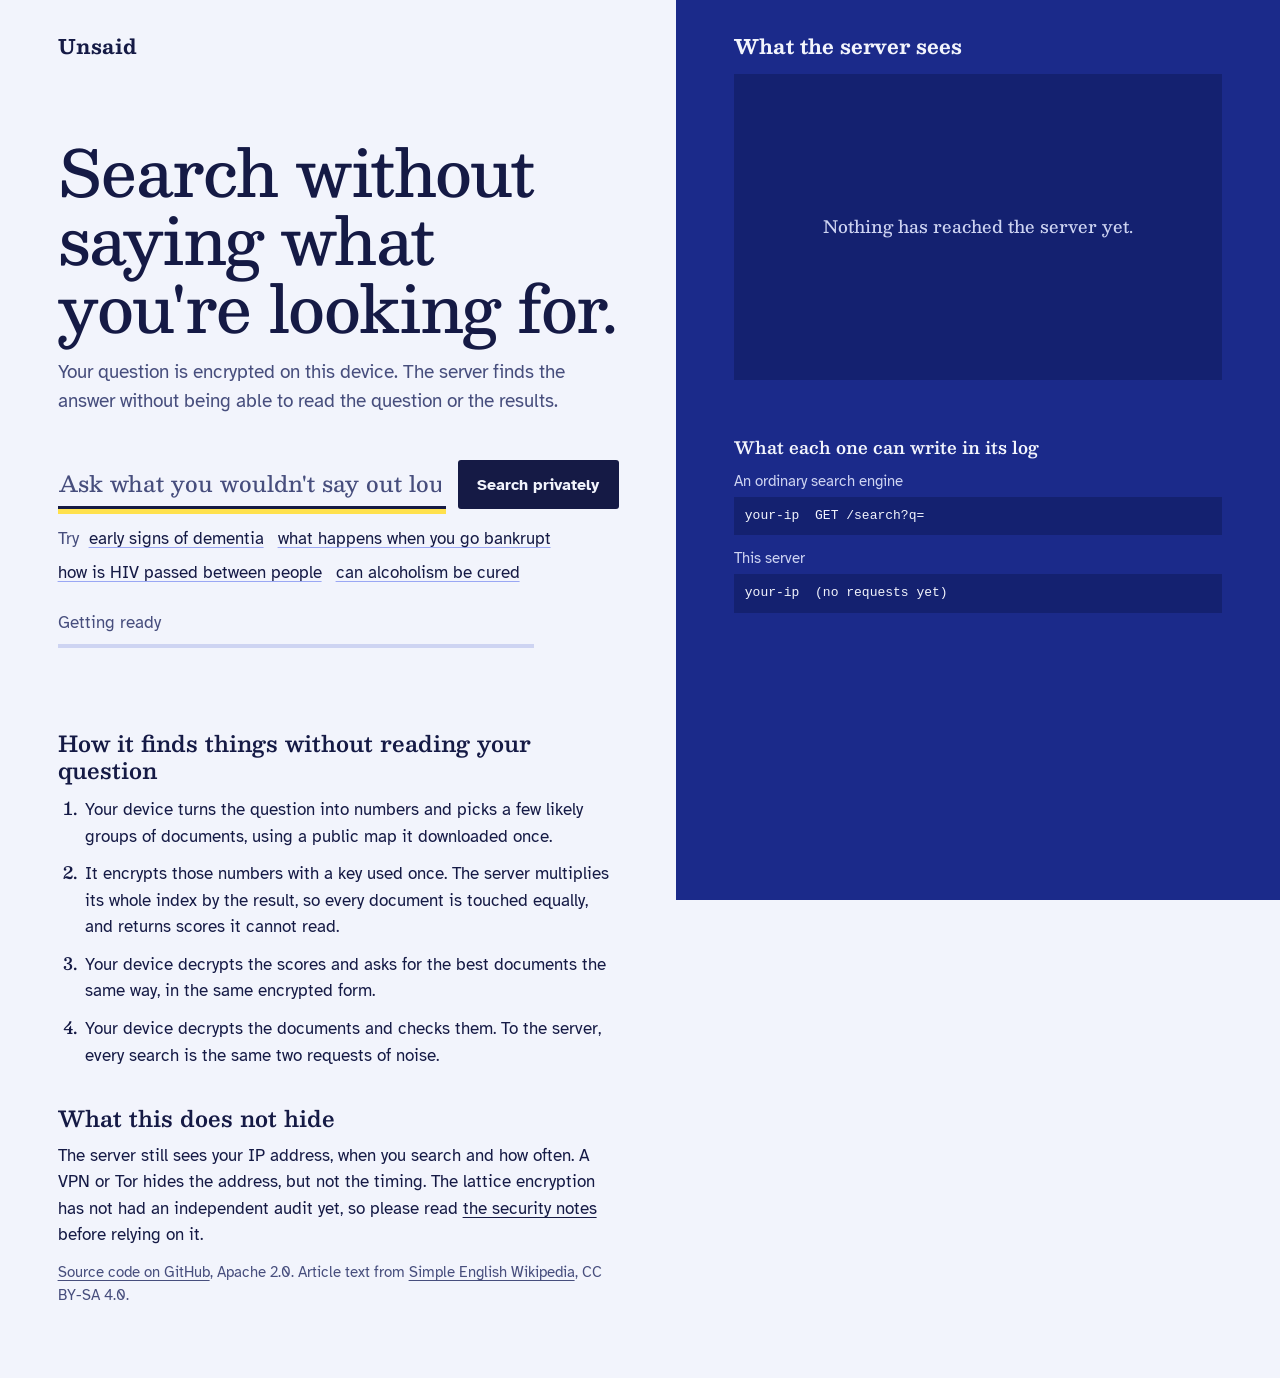
<file: index.html>
<!doctype html>
<html lang="en">
<head>
<meta charset="utf-8">
<meta name="viewport" content="width=device-width, initial-scale=1">
<meta http-equiv="Content-Security-Policy" content="default-src 'none'; script-src 'self' 'wasm-unsafe-eval'; worker-src 'self'; style-src 'self'; connect-src 'self'; img-src 'self' data:; font-src 'self'; base-uri 'none'; form-action 'none'">
<meta name="referrer" content="no-referrer">
<meta name="description" content="A search engine that cannot see what you search for. Your question is encrypted on your device, and the server finds the answer without reading the question or the results.">
<title>Unsaid: search without saying what you're looking for</title>
<link rel="icon" href="data:image/svg+xml,%3Csvg xmlns='http://www.w3.org/2000/svg' viewBox='0 0 16 16'%3E%3Crect width='16' height='16' fill='%231b2a8a'/%3E%3Cpath d='M2 2l4 4M10 2l4 4M6 6l4 4M2 14l4-4M10 14l4-4' stroke='%23c8cfee' stroke-width='1.6'/%3E%3C/svg%3E">
<link rel="preload" href="fonts/besley.woff2" as="font" type="font/woff2" crossorigin>
<link rel="stylesheet" href="style.css">
<script type="module" src="app.js"></script>
</head>
<body data-state="loading" data-source="demo">
<div class="split">

<main class="you">
  <p class="wordmark">Unsaid</p>

  <div class="intro" id="intro">
    <h1>Search without saying what you're looking for.</h1>
    <p class="lede">Your question is encrypted on this device. The server finds the answer without being able to read the question or the results.</p>
  </div>

  <form id="form" class="ask" autocomplete="off">
    <label class="visually-hidden" for="query">What do you want to know?</label>
    <input id="query" name="q" type="search" maxlength="500" spellcheck="false" autocapitalize="off" autocorrect="off" placeholder="Ask what you wouldn't say out loud" autofocus>
    <button id="go" type="submit">Search privately</button>
  </form>

  <div class="examples" id="examples">
    <span class="examples-label">Try</span>
    <button type="button" class="example">early signs of dementia</button>
    <button type="button" class="example">what happens when you go bankrupt</button>
    <button type="button" class="example">how is HIV passed between people</button>
    <button type="button" class="example">can alcoholism be cured</button>
  </div>

  <p class="status" id="status" role="status" aria-live="polite">Getting ready</p>
  <p class="jump"><a href="#server">See what the server saw</a></p>
  <div class="meter" id="meter" hidden><div class="meter-fill" id="meter-fill"></div></div>
  <button type="button" id="start" class="start" hidden>Download the demo</button>

  <section class="results" id="results" aria-label="Search results" hidden>
    <ol id="hits"></ol>
    <p class="note">Opening a result leaves this page, so that site sees what you open.</p>
  </section>

  <section class="explain" id="explain">
    <h2>How it finds things without reading your question</h2>
    <ol class="steps">
      <li>Your device turns the question into numbers and picks a few likely groups of documents, using a public map it downloaded once.</li>
      <li>It encrypts those numbers with a key used once. The server multiplies its whole index by the result, so every document is touched equally, and returns scores it cannot read.</li>
      <li>Your device decrypts the scores and asks for the best documents the same way, in the same encrypted form.</li>
      <li>Your device decrypts the documents and checks them. To the server, every search is the same two requests of noise.</li>
    </ol>
    <h2>What this does not hide</h2>
    <p>The server still sees your IP address, when you search and how often. A VPN or Tor hides the address, but not the timing. The lattice encryption has not had an independent audit yet, so please read <a href="https://github.com/dharmeshdev1/unsaid/blob/main/docs/security.md" rel="noopener noreferrer">the security notes</a> before relying on it.</p>
    <p id="mode-note" class="mode-note"></p>
    <p class="colophon"><a href="https://github.com/dharmeshdev1/unsaid" rel="noopener noreferrer">Source code on GitHub</a>, Apache 2.0. Article text from <a href="https://simple.wikipedia.org" rel="noopener noreferrer">Simple English Wikipedia</a>, CC BY-SA 4.0.</p>
  </section>
</main>

<aside class="server" id="server" aria-label="What the server sees">
  <h2>What the server sees</h2>

  <figure class="envelope">
    <canvas id="pattern" aria-hidden="true"></canvas>
    <p id="pattern-empty" class="pattern-empty">Nothing has reached the server yet.</p>
    <figcaption id="pattern-caption"></figcaption>
  </figure>

  <dl class="ledger" id="ledger" hidden>
    <div><dt>Received</dt><dd id="led-received"></dd></div>
    <div><dt>Did</dt><dd id="led-did"></dd></div>
    <div><dt>Sent back</dt><dd id="led-sent"></dd></div>
    <div id="led-compare-row" hidden><dt>Against your last search</dt><dd id="led-compare"></dd></div>
  </dl>

  <h3>What each one can write in its log</h3>
  <div class="logs">
    <p class="log-name">An ordinary search engine</p>
    <pre class="log" id="log-plain"><code>your-ip  GET /search?q=<mark id="log-query"></mark></code></pre>
    <p class="log-name">This server</p>
    <pre class="log" id="log-unsaid"><code id="log-unsaid-code">your-ip  (no requests yet)</code></pre>
  </div>
</aside>

</div>
</body>
</html>
</file>
<file: style.css>
@font-face {
  font-family: "Besley";
  src: url("fonts/besley.woff2") format("woff2");
  font-weight: 400 900;
  font-display: swap;
}
@font-face {
  font-family: "Atkinson Hyperlegible";
  src: url("fonts/atkinson-400.woff2") format("woff2");
  font-weight: 400;
  font-display: swap;
}
@font-face {
  font-family: "Atkinson Hyperlegible";
  src: url("fonts/atkinson-700.woff2") format("woff2");
  font-weight: 700;
  font-display: swap;
}

:root {
  --paper: #f2f4fc;
  --ink: #151a45;
  --ink-soft: #474e7d;
  --carbon: #1b2a8a;
  --carbon-deep: #142170;
  --tint: #9aa7f4;
  --mist: #ced4f2;
  --marker: #ffe14d;
  --alarm: #a80f2a;
  --display: "Besley", "Rockwell", "Roboto Slab", Georgia, serif;
  --text: "Atkinson Hyperlegible", "Helvetica Neue", Arial, sans-serif;
  --log: ui-monospace, "SF Mono", Menlo, Consolas, monospace;
  --gutter: clamp(16px, 4.5vw, 64px);
}

* { box-sizing: border-box; }

[hidden] { display: none !important; }

html { -webkit-text-size-adjust: 100%; }

body {
  margin: 0;
  background: var(--paper);
  color: var(--ink);
  font: 400 1.0625rem/1.55 var(--text);
}

.split {
  display: grid;
  grid-template-columns: minmax(0, 1.12fr) minmax(0, 1fr);
  min-height: 100vh;
}

.visually-hidden {
  position: absolute;
  width: 1px;
  height: 1px;
  overflow: hidden;
  clip-path: inset(50%);
  white-space: nowrap;
}

a { color: inherit; text-underline-offset: 0.18em; }

:focus-visible {
  outline: 3px solid var(--marker);
  outline-offset: 2px;
  box-shadow: 0 0 0 5px var(--ink);
}

/* Your device */

.you {
  padding: var(--gutter);
  padding-top: clamp(20px, 3vw, 36px);
  min-width: 0;
}

.wordmark {
  margin: 0 0 clamp(36px, 9vh, 96px);
  font: 700 1.25rem/1 var(--display);
}

body.has-results .wordmark { margin-bottom: 28px; }
body.has-results .intro { display: none; }

h1 {
  margin: 0;
  max-width: 13em;
  font: 500 clamp(2.25rem, 5vw, 4rem)/1.06 var(--display);
  letter-spacing: -0.015em;
}

.lede {
  margin: 1.1rem 0 0;
  max-width: 34em;
  font-size: 1.1875rem;
  line-height: 1.5;
  color: var(--ink-soft);
}

.ask {
  display: flex;
  gap: 12px;
  align-items: stretch;
  margin-top: clamp(28px, 5vh, 48px);
}

.ask input {
  flex: 1 1 auto;
  min-width: 0;
  padding: 0.55rem 0.1rem;
  border: 0;
  border-bottom: 3px solid var(--ink);
  border-radius: 0;
  background: transparent;
  color: var(--ink);
  font: 500 clamp(1.125rem, 1.7vw, 1.375rem)/1.3 var(--display);
  appearance: none;
}

.ask input:focus { outline: none; }
.ask input:focus-visible { outline: none; box-shadow: 0 5px 0 var(--marker); }
.ask input::placeholder { color: var(--ink-soft); opacity: 1; }
.ask input::-webkit-search-cancel-button { appearance: none; }

.ask button {
  flex: none;
  padding: 0 1.2rem;
  min-height: 48px;
  border: 0;
  border-radius: 3px;
  background: var(--ink);
  color: var(--paper);
  font: 700 1rem/1 var(--text);
  cursor: pointer;
}

.ask button:hover { background: var(--carbon); }
.ask button:disabled { background: var(--ink-soft); cursor: progress; }

.examples {
  display: flex;
  flex-wrap: wrap;
  gap: 2px 14px;
  margin-top: 14px;
  color: var(--ink-soft);
}

.examples-label { margin-right: -4px; padding: 3px 0; }

.example {
  padding: 3px 0;
  border: 0;
  background: none;
  color: var(--ink);
  font: inherit;
  text-decoration: underline;
  text-decoration-color: var(--tint);
  text-underline-offset: 0.18em;
  cursor: pointer;
}

.example:hover { text-decoration-color: var(--ink); }

.status {
  min-height: 1.55em;
  margin: 20px 0 0;
  color: var(--ink-soft);
}

.status.error { color: var(--alarm); font-weight: 700; }

.jump { display: none; margin: 6px 0 0; }

.meter {
  height: 4px;
  margin-top: 8px;
  max-width: 28em;
  background: var(--mist);
}

.meter-fill {
  width: 0;
  height: 100%;
  background: var(--carbon);
}

.start {
  margin-top: 12px;
  padding: 0.7rem 1.1rem;
  border: 2px solid var(--ink);
  border-radius: 3px;
  background: none;
  color: var(--ink);
  font: 700 1rem/1 var(--text);
  cursor: pointer;
}

.results { margin-top: 28px; }

.results ol {
  margin: 0;
  padding: 0;
  list-style: none;
}

.hit { padding: 0 0 26px; max-width: 42em; }

.hit h3 {
  margin: 0 0 0.3rem;
  font: 600 1.25rem/1.25 var(--display);
}

.hit p { margin: 0; }

.hit .passage.short {
  display: -webkit-box;
  -webkit-box-orient: vertical;
  -webkit-line-clamp: 4;
  overflow: hidden;
}

.more {
  padding: 2px 0;
  border: 0;
  background: none;
  color: var(--ink-soft);
  font: inherit;
  font-size: 0.9375rem;
  text-decoration: underline;
  text-underline-offset: 0.18em;
  cursor: pointer;
}

.hit .source {
  margin-top: 0.35rem;
  font-size: 0.9375rem;
  color: var(--ink-soft);
}

.note {
  margin: 0;
  font-size: 0.9375rem;
  color: var(--ink-soft);
}

.explain { margin-top: clamp(48px, 9vh, 88px); max-width: 40em; }

.explain h2 {
  margin: 2.2rem 0 0.7rem;
  font: 600 1.375rem/1.25 var(--display);
}

.explain h2:first-child { margin-top: 0; }
.explain p { margin: 0 0 0.8rem; }

.steps {
  margin: 0;
  padding-left: 1.5rem;
}

.steps li { margin-bottom: 0.6rem; padding-left: 0.2rem; }
.steps li::marker { font-family: var(--display); font-weight: 600; }

.mode-note { color: var(--ink-soft); overflow-wrap: anywhere; }
.colophon { margin-top: 1.6rem; font-size: 0.9375rem; color: var(--ink-soft); }

/* The server */

.server {
  position: sticky;
  top: 0;
  height: 100vh;
  overflow-y: auto;
  padding: clamp(20px, 3vw, 36px) var(--gutter) var(--gutter);
  background: var(--carbon);
  color: var(--paper);
  min-width: 0;
}

.server :focus-visible { box-shadow: 0 0 0 5px var(--carbon-deep); }

.server h2 {
  margin: 0 0 18px;
  font: 700 1.25rem/1 var(--display);
}

.server h3 {
  margin: 26px 0 10px;
  font: 600 1.0625rem/1.3 var(--display);
}

.envelope {
  position: relative;
  margin: 0;
}

#pattern {
  display: block;
  width: 100%;
  height: clamp(170px, 34vh, 340px);
  background: var(--carbon-deep);
}

.pattern-empty {
  position: absolute;
  top: 0;
  left: 0;
  width: 100%;
  height: clamp(170px, 34vh, 340px);
  margin: 0;
  display: grid;
  place-items: center;
  padding: 1rem;
  text-align: center;
  color: var(--mist);
  font: 500 1.0625rem/1.4 var(--display);
}

figcaption {
  min-height: 1.45em;
  margin-top: 8px;
  font-size: 0.9375rem;
  line-height: 1.45;
  color: var(--mist);
}

.ledger { margin: 18px 0 0; }

.ledger > div {
  display: grid;
  grid-template-columns: 7.2em minmax(0, 1fr);
  gap: 0 12px;
  padding: 6px 0;
}

.ledger dt { color: var(--mist); }
.ledger dd { margin: 0; }

.log-name {
  margin: 12px 0 4px;
  font-size: 0.9375rem;
  color: var(--mist);
}

.log {
  margin: 0;
  padding: 9px 11px;
  overflow-x: auto;
  background: var(--carbon-deep);
  font: 400 0.8125rem/1.55 var(--log);
  white-space: pre-wrap;
  overflow-wrap: anywhere;
}

.log mark {
  background: var(--marker);
  color: var(--ink);
  padding: 0 1px;
}

.log mark:empty { padding: 0; }

@media (max-width: 900px) {
  .split { display: block; }
  .server { position: static; height: auto; overflow: visible; padding: 28px var(--gutter); }
  #pattern, .pattern-empty { height: 180px; }
  .ask { flex-wrap: wrap; }
  .ask input { flex-basis: 100%; }
  .ask button { width: 100%; }
  .wordmark { margin-bottom: 32px; }
  body.has-results .jump { display: block; }
}

@media (prefers-reduced-motion: no-preference) {
  html { scroll-behavior: smooth; }
}
</file>
